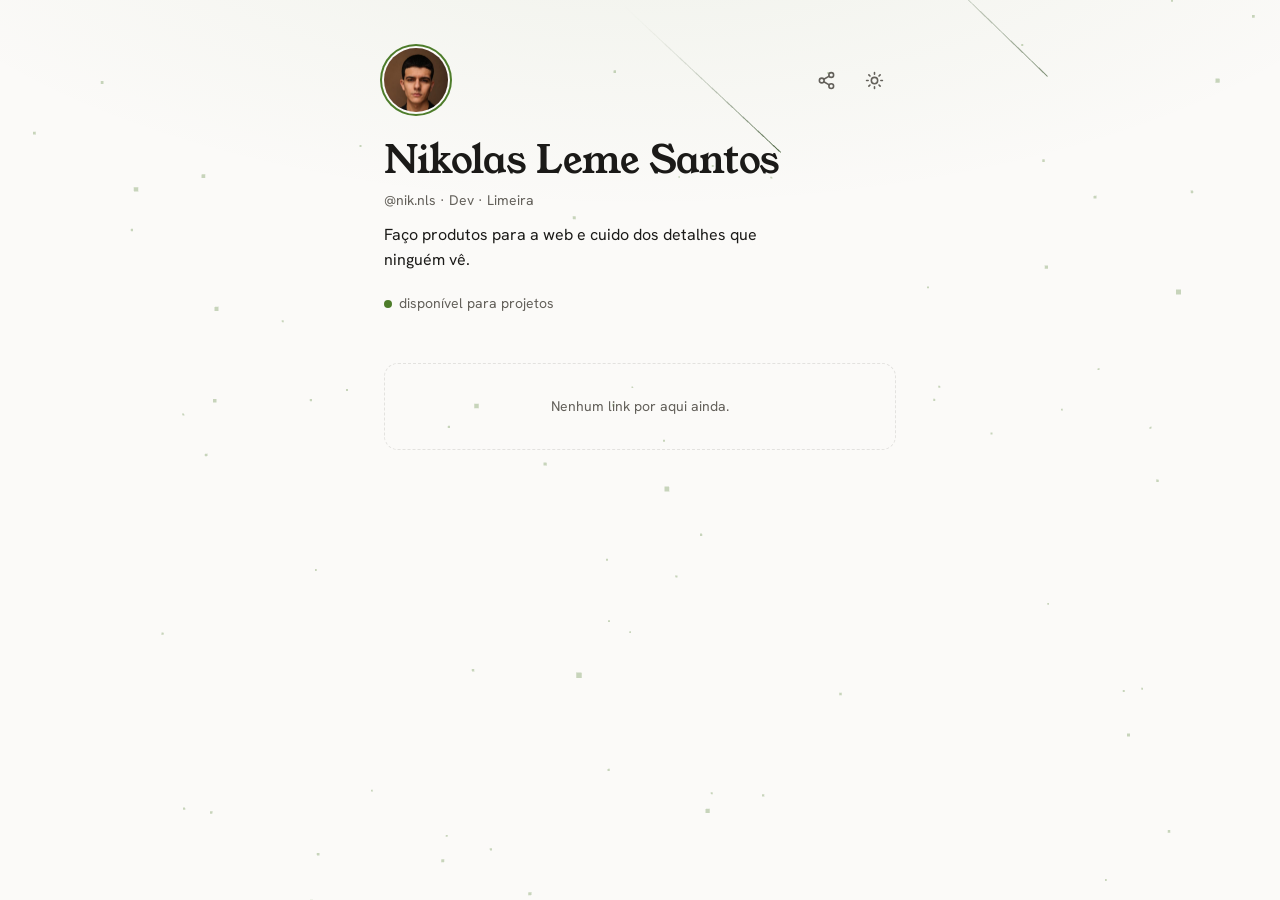
<file: index.html>
<!DOCTYPE html>
<html lang="pt-BR">
<head>
  <meta charset="UTF-8" />
  <meta name="viewport" content="width=device-width, initial-scale=1" />
  <title>Nikolas Leme Santos · Desenvolvedor Web · Links</title>
  <meta name="description" content="Desenvolvedor web em Limeira (SP). Todos os meus links — LinkedIn, GitHub, Instagram e projetos — em um só lugar." />
  <meta name="author" content="Nikolas Leme Santos" />
  <meta name="color-scheme" content="dark light" />
  <meta name="theme-color" content="#0b0b0f" media="(prefers-color-scheme: dark)" />
  <meta name="theme-color" content="#ffffff" media="(prefers-color-scheme: light)" />
  <link rel="icon" type="image/svg+xml" href="assets/favicon.svg" />
  <link rel="canonical" href="https://nikolasleme.com.br/" />

  <!-- preview ao compartilhar (WhatsApp/redes). URLs absolutas no domínio de produção. -->
  <meta property="og:type" content="website" />
  <meta property="og:site_name" content="Nikolas Leme Santos" />
  <meta property="og:locale" content="pt_BR" />
  <meta property="og:title" content="Nikolas Leme Santos · Desenvolvedor Web · Links" />
  <meta property="og:description" content="Todos os meus links — LinkedIn, GitHub, Instagram e projetos — em um só lugar." />
  <meta property="og:url" content="https://nikolasleme.com.br/" />
  <meta property="og:image" content="https://nikolasleme.com.br/assets/foto.jpg" />
  <meta name="twitter:card" content="summary" />
  <meta name="twitter:title" content="Nikolas Leme Santos · Desenvolvedor Web · Links" />
  <meta name="twitter:description" content="Todos os meus links — LinkedIn, GitHub, Instagram e projetos — em um só lugar." />
  <meta name="twitter:image" content="https://nikolasleme.com.br/assets/foto.jpg" />

  <!-- tema inicial: localStorage > preferência do sistema (evita flash) -->
  <script>
    (function () {
      try {
        var t = localStorage.getItem("theme");
        if (!t) t = matchMedia("(prefers-color-scheme: dark)").matches ? "dark" : "light";
        document.documentElement.setAttribute("data-theme", t);
      } catch (e) {}
    })();
  </script>

  <!-- fontes: Young Serif (serif display) + Hanken Grotesk (sans corpo) -->
  <link rel="preconnect" href="https://fonts.googleapis.com" />
  <link rel="preconnect" href="https://fonts.gstatic.com" crossorigin />
  <link href="https://fonts.googleapis.com/css2?family=Young+Serif&family=Hanken+Grotesk:wght@400;500;600&display=swap" rel="stylesheet" />

  <!-- estilos: tokens -> base -> layout -> components -->
  <link rel="stylesheet" href="css/tokens.css" />
  <link rel="stylesheet" href="css/base.css" />
  <link rel="stylesheet" href="css/layout.css" />
  <link rel="stylesheet" href="css/components.css" />

  <!-- fundo 3D ambiente (Three.js vendorizado — funciona offline, como o QR) -->
  <script type="importmap">
    { "imports": { "three": "./vendor/three.module.js" } }
  </script>

  <!-- dados estruturados: identidade (Person) para Google/AI. sameAs = perfis
       canônicos; manter em sincronia com os links de "Redes sociais". -->
  <script type="application/ld+json">
  {
    "@context": "https://schema.org",
    "@type": "ProfilePage",
    "url": "https://nikolasleme.com.br/",
    "mainEntity": {
      "@type": "Person",
      "name": "Nikolas Leme Santos",
      "alternateName": "@nik.nls",
      "jobTitle": "Desenvolvedor Web",
      "description": "Faço produtos para a web e cuido dos detalhes que ninguém vê.",
      "url": "https://nikolasleme.com.br/",
      "image": "https://nikolasleme.com.br/assets/foto.jpg",
      "address": {
        "@type": "PostalAddress",
        "addressLocality": "Limeira",
        "addressRegion": "SP",
        "addressCountry": "BR"
      },
      "sameAs": [
        "https://www.linkedin.com/in/nikolas-santos-184657398",
        "https://github.com/nikk7007",
        "https://www.instagram.com/nik.nls/"
      ]
    }
  }
  </script>
</head>
<body>
  <div class="bg" aria-hidden="true"></div>

  <a class="skip-link" href="#main">Pular para o conteúdo</a>

  <main class="container" id="main">
    <!-- perfil -->
    <header class="profile">
      <div class="profile__top">
        <div class="avatar avatar--photo">
          <img src="assets/foto.jpg" alt="Foto de Nikolas Leme Santos" width="64" height="64" fetchpriority="high" decoding="async" />
        </div>
        <div class="profile__top-actions">
          <button class="icon-btn" id="share-page" type="button" aria-label="Compartilhar esta página">
            <svg xmlns="http://www.w3.org/2000/svg" viewBox="0 0 24 24" fill="none" stroke="currentColor" stroke-width="2" stroke-linecap="round" stroke-linejoin="round"><circle cx="18" cy="5" r="3"/><circle cx="6" cy="12" r="3"/><circle cx="18" cy="19" r="3"/><path d="m8.59 13.51 6.83 3.98M15.41 6.51l-6.83 3.98"/></svg>
          </button>
          <button class="icon-btn theme-toggle" id="theme-toggle" type="button" aria-label="Alternar tema claro/escuro">
            <svg class="ic-sun" xmlns="http://www.w3.org/2000/svg" viewBox="0 0 24 24" fill="none" stroke="currentColor" stroke-width="2" stroke-linecap="round" stroke-linejoin="round"><circle cx="12" cy="12" r="4"/><path d="M12 2v2M12 20v2M4.9 4.9l1.4 1.4M17.7 17.7l1.4 1.4M2 12h2M20 12h2M4.9 19.1l1.4-1.4M17.7 6.3l1.4-1.4"/></svg>
            <svg class="ic-moon" xmlns="http://www.w3.org/2000/svg" viewBox="0 0 24 24" fill="none" stroke="currentColor" stroke-width="2" stroke-linecap="round" stroke-linejoin="round"><path d="M12 3a6 6 0 0 0 9 9 9 9 0 1 1-9-9Z"/></svg>
          </button>
        </div>
      </div>

      <h1 class="profile__name">Nikolas Leme Santos</h1>
      <p class="profile__handle">@nik.nls · Dev · Limeira</p>
      <p class="profile__bio">Faço produtos para a web e cuido dos detalhes que ninguém vê.</p>
      <p class="profile__status"><span class="profile__dot" aria-hidden="true"></span>disponível para projetos</p>
    </header>

    <!-- lista de links (read-only). #cards é populado por JS (api/links.php).
         O <noscript> abaixo é o fallback rastreável por buscadores/IA que não
         executam JS — manter os perfis principais em sincronia com o banco. -->
    <section aria-label="Meus links">
      <ul class="cards" id="cards"></ul>
      <p class="empty" id="empty" hidden>Nenhum link por aqui ainda.</p>
      <noscript>
        <ul class="cards">
          <li><a href="https://www.linkedin.com/in/nikolas-santos-184657398" rel="me noopener">LinkedIn — experiência e network</a></li>
          <li><a href="https://github.com/nikk7007" rel="me noopener">GitHub — meus repositórios e projetos</a></li>
          <li><a href="https://www.instagram.com/nik.nls/" rel="me noopener">Instagram — @nik.nls</a></li>
          <li><a href="https://spin.nikolasleme.com.br" rel="noopener">Spin — veja sua sorte</a></li>
          <li><a href="mailto:nik700789@gmail.com">Email — fale comigo</a></li>
        </ul>
      </noscript>
    </section>
  </main>

  <!-- modal QR (compartilhar link) -->
  <dialog class="qr-modal" id="qr-modal" aria-labelledby="qr-title">
    <div class="qr-modal__head">
      <h2 class="qr-modal__title" id="qr-title">QR code</h2>
      <button class="icon-btn" id="qr-close" type="button" aria-label="Fechar">
        <svg xmlns="http://www.w3.org/2000/svg" viewBox="0 0 24 24" fill="none" stroke="currentColor" stroke-width="2" stroke-linecap="round" stroke-linejoin="round"><path d="M18 6 6 18M6 6l12 12"/></svg>
      </button>
    </div>
    <div class="qr-plate"><div id="qr-canvas"></div></div>
    <p class="qr-modal__url" id="qr-url"></p>
    <div class="qr-modal__actions">
      <!-- fechar já tem 3 saídas (X, backdrop, Esc); o ghost vira "copiar" -->
      <button class="btn btn--ghost" id="qr-copy" type="button">Copiar link</button>
      <button class="btn btn--primary" id="qr-download" type="button">Baixar PNG</button>
    </div>
  </dialog>

  <!-- scripts: vendor -> store -> qr -> ui -> app -->
  <script src="vendor/qr-code-styling.js"></script>
  <script src="js/store.js"></script>
  <script src="js/qr.js"></script>
  <script src="js/ui.js"></script>
  <script src="js/app.js"></script>

  <!-- fundo 3D (módulo independente; falha silenciosa se WebGL indisponível) -->
  <script type="module" src="js/bg3d.js"></script>
</body>
</html>
</file>
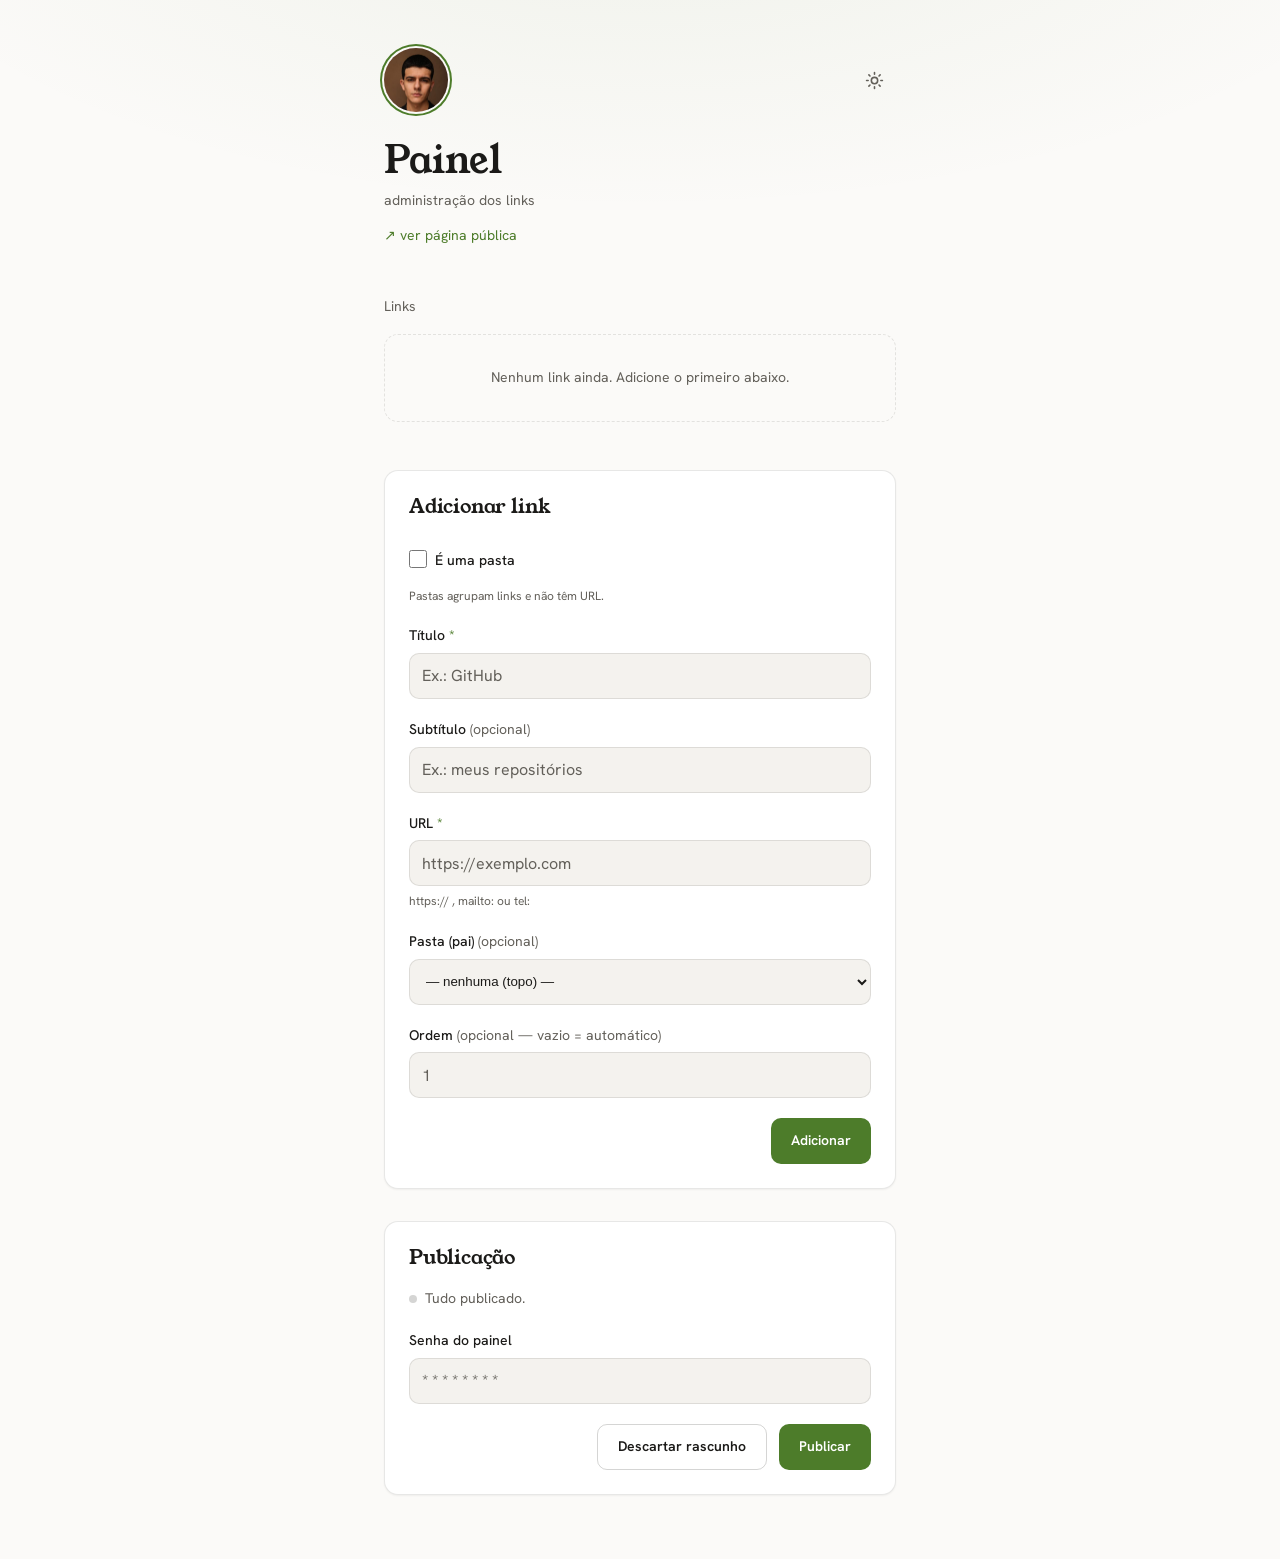
<file: admin/index.html>
<!doctype html>
<html lang="pt-BR">
  <head>
    <meta charset="UTF-8" />
    <meta name="viewport" content="width=device-width, initial-scale=1" />
    <title>Admin — Meus links</title>
    <meta name="robots" content="noindex" />
    <meta name="color-scheme" content="dark light" />
    <link rel="icon" type="image/svg+xml" href="../assets/favicon.svg" />

    <!-- tema inicial: localStorage > preferência do sistema (evita flash) -->
    <script>
      (function () {
        try {
          var t = localStorage.getItem("theme");
          if (!t)
            t = matchMedia("(prefers-color-scheme: dark)").matches
              ? "dark"
              : "light";
          document.documentElement.setAttribute("data-theme", t);
        } catch (e) {}
      })();
    </script>

    <!-- fontes: Young Serif (serif display) + Hanken Grotesk (sans corpo) -->
    <link rel="preconnect" href="https://fonts.googleapis.com" />
    <link rel="preconnect" href="https://fonts.gstatic.com" crossorigin />
    <link
      href="https://fonts.googleapis.com/css2?family=Young+Serif&family=Hanken+Grotesk:wght@400;500;600&display=swap"
      rel="stylesheet"
    />

    <!-- estilos: tokens -> base -> layout -> components -->
    <link rel="stylesheet" href="../css/tokens.css" />
    <link rel="stylesheet" href="../css/base.css" />
    <link rel="stylesheet" href="../css/layout.css" />
    <link rel="stylesheet" href="../css/components.css" />
  </head>
  <body>
    <div class="bg" aria-hidden="true"></div>

    <a class="skip-link" href="#main">Pular para o conteúdo</a>

    <main class="container" id="main">
      <!-- perfil -->
      <header class="profile">
        <div class="profile__top">
          <div class="avatar avatar--photo">
            <img
              src="../assets/foto.jpg"
              alt="Foto de Nikolas Leme Santos"
              width="64"
              height="64"
              decoding="async"
            />
          </div>
          <button
            class="icon-btn theme-toggle"
            id="theme-toggle"
            type="button"
            aria-label="Alternar tema claro/escuro"
          >
            <svg
              class="ic-sun"
              xmlns="http://www.w3.org/2000/svg"
              viewBox="0 0 24 24"
              fill="none"
              stroke="currentColor"
              stroke-width="2"
              stroke-linecap="round"
              stroke-linejoin="round"
            >
              <circle cx="12" cy="12" r="4" />
              <path
                d="M12 2v2M12 20v2M4.9 4.9l1.4 1.4M17.7 17.7l1.4 1.4M2 12h2M20 12h2M4.9 19.1l1.4-1.4M17.7 6.3l1.4-1.4"
              />
            </svg>
            <svg
              class="ic-moon"
              xmlns="http://www.w3.org/2000/svg"
              viewBox="0 0 24 24"
              fill="none"
              stroke="currentColor"
              stroke-width="2"
              stroke-linecap="round"
              stroke-linejoin="round"
            >
              <path d="M12 3a6 6 0 0 0 9 9 9 9 0 1 1-9-9Z" />
            </svg>
          </button>
        </div>

        <h1 class="profile__name">Painel</h1>
        <p class="profile__handle">administração dos links</p>
        <p class="profile__bio">
          <a class="text-link" href="../index.html">↗ ver página pública</a>
        </p>
      </header>

      <!-- lista de links -->
      <section aria-label="Meus links">
        <p class="section-title">Links</p>
        <ul class="cards" id="cards"></ul>
        <p class="empty" id="empty" hidden>
          Nenhum link ainda. Adicione o primeiro abaixo.
        </p>
      </section>

      <!-- formulário adicionar / editar -->
      <section class="form-panel" aria-labelledby="form-title">
        <h2 class="form-panel__title" id="form-title">Adicionar link</h2>
        <form id="card-form" novalidate>
          <div class="field">
            <label class="check">
              <input type="checkbox" id="f-kind" name="kind" />
              <span>É uma pasta</span>
            </label>
            <span class="helper">Pastas agrupam links e não têm URL.</span>
          </div>

          <div class="field">
            <label for="f-title"
              >Título <span class="req" aria-hidden="true">*</span></label
            >
            <input
              class="input"
              id="f-title"
              name="title"
              type="text"
              autocomplete="off"
              required
              aria-describedby="e-title"
              placeholder="Ex.: GitHub"
            />
            <span
              class="error"
              id="e-title"
              role="alert"
              aria-live="polite"
            ></span>
          </div>

          <div class="field">
            <label for="f-subtitle"
              >Subtítulo <span class="opt">(opcional)</span></label
            >
            <input
              class="input"
              id="f-subtitle"
              name="subtitle"
              type="text"
              autocomplete="off"
              placeholder="Ex.: meus repositórios"
            />
          </div>

          <div class="field" id="field-url">
            <label for="f-url"
              >URL <span class="req" aria-hidden="true">*</span></label
            >
            <input
              class="input"
              id="f-url"
              name="url"
              type="url"
              inputmode="url"
              autocomplete="off"
              required
              aria-describedby="e-url url-help"
              placeholder="https://exemplo.com"
            />
            <span class="helper" id="url-help">https:// , mailto: ou tel:</span>
            <span
              class="error"
              id="e-url"
              role="alert"
              aria-live="polite"
            ></span>
          </div>

          <div class="field" id="field-parent">
            <label for="f-parent"
              >Pasta (pai) <span class="opt">(opcional)</span></label
            >
            <select class="input" id="f-parent" name="parent">
              <option value="">— nenhuma (topo) —</option>
            </select>
          </div>

          <div class="field">
            <label for="f-order"
              >Ordem
              <span class="opt">(opcional — vazio = automático)</span></label
            >
            <input
              class="input"
              id="f-order"
              name="order"
              type="number"
              inputmode="numeric"
              min="1"
              step="1"
              aria-describedby="e-order"
              placeholder="1"
            />
            <span
              class="error"
              id="e-order"
              role="alert"
              aria-live="polite"
            ></span>
          </div>

          <div class="form-actions">
            <button class="btn btn--ghost" id="cancel-btn" type="button" hidden>
              Cancelar
            </button>
            <button class="btn btn--primary" id="submit-btn" type="submit">
              Adicionar
            </button>
          </div>
        </form>
      </section>

      <!-- publicação: grava os links no MySQL via api/links.php (sessão por senha) -->
      <section
        class="form-panel publish-panel"
        id="publish-panel"
        aria-labelledby="pub-title"
      >
        <h2 class="form-panel__title" id="pub-title">Publicação</h2>

        <p class="pub-status" id="pub-status">
          <span class="pub-dot" aria-hidden="true"></span>
          <span id="pub-status-text">Tudo publicado.</span>
        </p>

        <div class="field" id="field-pass">
          <label for="f-pass">Senha do painel</label>
          <input
            class="input"
            id="f-pass"
            name="password"
            type="password"
            autocomplete="current-password"
            placeholder="* * * * * * * *"
          />
        </div>
        <p class="helper pub-token-saved" id="sess-active" hidden>
          Sessão ativa.
          <button class="text-link" id="logout-btn" type="button">
            Sair
          </button>
        </p>

        <span class="error" id="e-pub" role="alert" aria-live="polite"></span>

        <div class="form-actions">
          <button class="btn btn--ghost" id="discard-btn" type="button">
            Descartar rascunho
          </button>
          <button class="btn btn--primary" id="publish-btn" type="button">
            Publicar
          </button>
        </div>
      </section>
    </main>

    <!-- modal QR -->
    <dialog class="qr-modal" id="qr-modal" aria-labelledby="qr-title">
      <div class="qr-modal__head">
        <h2 class="qr-modal__title" id="qr-title">QR code</h2>
        <button
          class="icon-btn"
          id="qr-close"
          type="button"
          aria-label="Fechar"
        >
          <svg
            xmlns="http://www.w3.org/2000/svg"
            viewBox="0 0 24 24"
            fill="none"
            stroke="currentColor"
            stroke-width="2"
            stroke-linecap="round"
            stroke-linejoin="round"
          >
            <path d="M18 6 6 18M6 6l12 12" />
          </svg>
        </button>
      </div>
      <div class="qr-plate"><div id="qr-canvas"></div></div>
      <p class="qr-modal__url" id="qr-url"></p>
      <div class="qr-modal__actions">
        <!-- fechar já tem 3 saídas (X, backdrop, Esc); o ghost vira "copiar" -->
        <button class="btn btn--ghost" id="qr-copy" type="button">
          Copiar link
        </button>
        <button class="btn btn--primary" id="qr-download" type="button">
          Baixar PNG
        </button>
      </div>
    </dialog>

    <!-- scripts: vendor -> store -> qr -> ui -> admin -> publish -> app
       (admin.js e publish.js precisam vir ANTES do seed em app.js) -->
    <script src="../vendor/qr-code-styling.js"></script>
    <script src="../js/store.js"></script>
    <script src="../js/qr.js"></script>
    <script src="../js/ui.js"></script>
    <script src="../js/admin.js"></script>
    <script src="../js/publish.js"></script>
    <script src="../js/app.js"></script>
  </body>
</html>
</file>
<file: css/tokens.css>
/* ===========================================================================
   tokens.css — minimal calmo / editorial (fonte: docs/design.md)
   Paleta quente e arejada, 1 accent sóbrio (verde musgo), sombras leves.
   Tema claro = padrão (:root). Tema escuro sereno = [data-theme="dark"].
   =========================================================================== */

:root {
  /* base clara (papel quente) */
  --bg: #FBFAF8;
  --surface: #FFFFFF;       /* card */
  --surface-2: #F4F2EE;     /* inputs / superfície sutil */
  --border: rgba(24, 22, 18, .10);
  --border-strong: rgba(24, 22, 18, .18);

  --text: #1B1A18;
  --text-muted: #63605A;    /* secundário com folga de AA (~5.6–6.3:1), ainda nitidamente muted */

  --accent: #4D7C2A;        /* verde musgo (AA ~4.7:1 sobre claro) */
  --accent-weak: rgba(77, 124, 42, .10);
  --accent-ink: #FFFFFF;
  --focus: rgba(77, 124, 42, .9);
  --wash: rgba(77, 124, 42, .07);   /* cor espalhada (wash radial do fundo) */

  --danger: #B42318;
  --success: #0E7C5A;

  /* QR — placa branca + tinta verde escura (mesmos valores nos dois temas) */
  --qr-plate: #FFFFFF;
  --qr-ink: #4D7C2A;
  --qr-ink-2: #3A6320;

  /* forma / elevação (suave) */
  --radius: 14px;
  --radius-sm: 10px;
  --shadow-1: 0 1px 2px rgba(20, 18, 15, .05);
  --shadow-2: 0 8px 24px rgba(20, 18, 15, .07);

  /* espaçamento (base 4/8) */
  --sp-1: 4px;  --sp-2: 8px;  --sp-3: 12px; --sp-4: 16px;
  --sp-5: 20px; --sp-6: 24px; --sp-8: 32px; --sp-12: 48px; --sp-16: 64px;

  /* tipografia (rem — respeita a preferência de fonte do usuário; base 16px = 1rem) */
  --fs-xs: 0.75rem; --fs-sm: 0.875rem; --fs-base: 1rem; --fs-md: 1.0625rem;
  --fs-lg: 1.25rem; --fs-xl: 1.5rem; --fs-2xl: 2rem; --fs-3xl: 2.75rem;

  /* z-index */
  --z-bg: 0; --z-card-link: 1; --z-card-actions: 2; --z-header: 10; --z-modal: 100;

  /* easing — curvas custom (as nativas são fracas); fonte: animations.dev */
  --ease-out: cubic-bezier(0.22, 0.61, 0.36, 1);   /* entradas e feedback */
  --ease-in-out: cubic-bezier(0.77, 0, 0.175, 1);  /* movimento na tela */
}

/* tema escuro — charcoal sereno (sem brilho, contraste suave) */
[data-theme="dark"] {
  --bg: #16181D;
  --surface: #1D2026;
  --surface-2: #23262D;
  --border: rgba(255, 255, 255, .09);
  --border-strong: rgba(255, 255, 255, .18);

  --text: #E9E8E5;
  --text-muted: #9B9892;

  --accent: #8FBF52;        /* verde musgo mais claro p/ ler no charcoal */
  --accent-weak: rgba(143, 191, 82, .16);
  --accent-ink: #0C1A05;
  --focus: rgba(143, 191, 82, .9);
  --wash: rgba(143, 191, 82, .08);

  --danger: #F87171;
  --success: #34D399;

  --shadow-1: 0 1px 2px rgba(0, 0, 0, .30);
  --shadow-2: 0 10px 28px rgba(0, 0, 0, .40);

  /* QR — placa segue branca nos dois temas (escaneável em qualquer leitor);
     no dark só a moldura é suavizada (ver .qr-plate em components.css) */
}
</file>
<file: css/base.css>
/* ===========================================================================
   base.css — reset + tipografia (Fraunces serif display + Hanken Grotesk sans)
   =========================================================================== */

*,
*::before,
*::after {
  box-sizing: border-box;
}
* {
  margin: 0;
}
*::selection {
  background-color: var(--accent-weak);
}
html {
  -webkit-text-size-adjust: 100%;
}

body {
  min-height: 100dvh;
  font-family:
    "Hanken Grotesk",
    system-ui,
    -apple-system,
    sans-serif;
  font-size: var(--fs-base);
  line-height: 1.55;
  color: var(--text);
  background: var(--bg);
  -webkit-font-smoothing: antialiased;
  text-rendering: optimizeLegibility;
}

h1,
h2,
h3 {
  font-family: "Young Serif", Georgia, serif;
  font-weight: 400; /* Young Serif só tem 400 — evita bold sintético */
  line-height: 1.1;
  letter-spacing: -0.01em;
}

/* o atributo [hidden] deve sempre vencer regras de display (.field/.btn usam flex) */
[hidden] {
  display: none !important;
}

a {
  color: inherit;
  text-decoration: none;
}
button {
  font: inherit;
  color: inherit;
  background: none;
  border: none;
  cursor: pointer;
}
input {
  font: inherit;
  color: inherit;
}
img {
  display: block;
  max-width: 100%;
}
ul {
  list-style: none;
  padding: 0;
}

.tabular {
  font-variant-numeric: tabular-nums;
}

/* foco visível — discreto mas claro, nunca removido */
:where(a, button, input, [tabindex]):focus-visible {
  outline: 2px solid var(--focus);
  outline-offset: 2px;
  border-radius: var(--radius-sm);
}

/* pular para o conteúdo */
.skip-link {
  position: absolute;
  left: 8px;
  top: -56px;
  z-index: var(--z-modal);
  padding: 8px 14px;
  background: var(--accent);
  color: var(--accent-ink);
  border-radius: var(--radius-sm);
  font-size: var(--fs-sm);
  font-weight: 600;
  transition: top 150ms ease-out;
}
.skip-link:focus {
  top: 8px;
}

.visually-hidden {
  position: absolute;
  width: 1px;
  height: 1px;
  padding: 0;
  margin: -1px;
  overflow: hidden;
  clip: rect(0 0 0 0);
  white-space: nowrap;
  border: 0;
}

/* entrada suave (usada por header e cards, com stagger) */
@keyframes riseIn {
  from {
    opacity: 0;
    transform: translateY(10px);
  }
  to {
    opacity: 1;
    transform: none;
  }
}

/* troca de tema: fade suave em TODA a página, só durante a troca.
   A classe .theme-anim é posta no <html> no clique e removida após o fade
   (app.js) — assim não anima no load nem deixa os hovers lentos. */
@media (prefers-reduced-motion: no-preference) {
  .theme-anim,
  .theme-anim *,
  .theme-anim *::before,
  .theme-anim *::after {
    transition:
      background-color 350ms ease,
      border-color 350ms ease,
      color 350ms ease,
      fill 350ms ease,
      stroke 350ms ease,
      box-shadow 350ms ease !important;
  }
}

@media (prefers-reduced-motion: reduce) {
  *,
  *::before,
  *::after {
    animation-duration: 0.001ms !important;
    animation-iteration-count: 1 !important;
    transition-duration: 0.001ms !important;
    scroll-behavior: auto !important;
  }
}
</file>
<file: css/layout.css>
/* ===========================================================================
   layout.css — fundo liso, container arejado, header calmo
   =========================================================================== */

.bg {
  position: fixed;
  inset: 0;
  z-index: var(--z-bg);
  pointer-events: none;
  /* cor espalhada: wash radial bem sutil do accent, vindo do topo */
  background:
    radial-gradient(115% 70% at 50% -15%, var(--wash), transparent 55%),
    var(--bg);
  transition: background-color 350ms ease;
}

.container {
  position: relative;
  z-index: 1;
  width: 100%;
  max-width: 560px;
  margin: 0 auto;
  padding: var(--sp-12) var(--sp-5) var(--sp-16);
  min-height: 100dvh;
}
@media (min-width: 768px) {
  .container {
    padding-inline: var(--sp-6);
  }
}

/* header / perfil — calmo, alinhado à esquerda */
.profile {
  display: flex;
  flex-direction: column;
  align-items: flex-start;
  gap: var(--sp-2);
  padding-bottom: var(--sp-12);
  animation: riseIn 550ms cubic-bezier(0.22, 0.61, 0.36, 1) both;
}
.profile__top {
  display: flex;
  align-items: center;
  justify-content: space-between;
  width: 100%;
  margin-bottom: var(--sp-5);
}
.profile__top-actions {
  display: flex;
  align-items: center;
  gap: var(--sp-1);
}

.avatar {
  display: grid;
  place-items: center;
  width: 64px;
  height: 64px;
  border-radius: 50%;
  overflow: hidden;
  background: var(--surface-2);
  border: 1px solid var(--border);
  color: var(--accent);
  font-family: "Young Serif", serif;
  font-size: var(--fs-xl);
  font-weight: 400;
  transition:
    background-color 350ms ease,
    color 350ms ease,
    transform 250ms ease;
}
.avatar:hover {
  transform: rotate(-4deg);
}

/* avatar com foto: sem borda + anel accent fino com respiro (parcimônia: 1 accent) */
.avatar--photo {
  border: none;
  box-shadow:
    0 0 0 2px var(--bg),
    0 0 0 4px var(--accent);
}
.avatar img {
  width: 100%;
  height: 100%;
  object-fit: cover;
}

/* Young Serif tem x-height alto e "pesa" mais: tamanho reduzido vs. a serif antiga */
.profile__name {
  font-size: clamp(1.625rem, 7vw, 2.375rem);
}
.profile__handle {
  font-size: var(--fs-sm);
  color: var(--text-muted);
}
/* bio = a voz da página: tom de texto cheio (contraste + ênfase), não muted */
.profile__bio {
  font-size: var(--fs-base);
  color: var(--text);
  max-width: 46ch;
  margin-top: var(--sp-1);
}

/* sinal de presença — pontinho accent + rótulo textual (estado não só por cor) */
.profile__status {
  display: inline-flex;
  align-items: center;
  gap: 7px;
  margin-top: var(--sp-3);
  font-size: var(--fs-sm);
  color: var(--text-muted);
}
.profile__dot {
  flex: none;
  width: 8px;
  height: 8px;
  border-radius: 50%;
  background: var(--accent);
  animation: dotPulse 2.4s ease-out infinite;
}
@keyframes dotPulse {
  0% {
    box-shadow: 0 0 0 0 var(--accent-weak);
  }
  70% {
    box-shadow: 0 0 0 7px transparent;
  }
  100% {
    box-shadow: 0 0 0 0 transparent;
  }
}

/* rótulo de seção — discreto */
.section-title {
  font-size: var(--fs-sm);
  color: var(--text-muted);
  margin-bottom: var(--sp-4);
}

.form-panel {
  margin-top: var(--sp-12);
}
</file>
<file: css/components.css>
/* ===========================================================================
   components.css — cards suaves, formulário, botões, modal de QR, theme toggle
   Direção: minimal calmo (sem ruído).
   =========================================================================== */

/* ---------- ícone-botão ---------- */
.icon-btn {
  display: inline-flex;
  align-items: center;
  justify-content: center;
  width: 44px;
  height: 44px;
  border-radius: var(--radius-sm);
  color: var(--text-muted);
  transition:
    background 160ms ease,
    color 160ms ease,
    transform 140ms var(--ease-out);
}
.icon-btn:hover {
  background: var(--surface-2);
  color: var(--text);
}
/* feedback de toque: o botão "afunda" de leve ao ser pressionado */
.icon-btn:active {
  transform: scale(0.9);
}
.icon-btn svg {
  width: 19px;
  height: 19px;
}

/* graça no toggle de tema: o ícone gira de leve no hover */
.theme-toggle svg {
  transition: transform 400ms cubic-bezier(0.22, 0.61, 0.36, 1);
}
.theme-toggle:hover svg {
  transform: rotate(35deg);
}

/* theme toggle (mostra ícone conforme o tema) */
.theme-toggle .ic-moon {
  display: none;
}
[data-theme="dark"] .theme-toggle .ic-sun {
  display: none;
}
[data-theme="dark"] .theme-toggle .ic-moon {
  display: inline-flex;
}

/* ---------- lista de cards (suaves) ---------- */
.cards {
  display: flex;
  flex-direction: column;
  gap: var(--sp-3);
}

.card {
  position: relative;
  display: flex;
  align-items: center;
  gap: var(--sp-4);
  padding: var(--sp-4) var(--sp-5);
  background: var(--surface);
  border: 1px solid var(--border);
  border-radius: var(--radius);
  box-shadow: var(--shadow-1);
  transition:
    transform 200ms ease,
    box-shadow 200ms ease,
    border-color 200ms ease,
    background-color 350ms ease;
  animation: riseIn 500ms cubic-bezier(0.22, 0.61, 0.36, 1) both;
}
.card:hover,
.card:focus-within {
  transform: translateY(-2px);
  border-color: var(--border-strong);
  box-shadow: var(--shadow-2);
}
/* pressionar o card (link inteiro) o afunda de leve — confirma o toque */
.card:active {
  transform: scale(0.985);
  transition-duration: 120ms;
}

.card__order {
  flex: none;
  width: 1.6em;
  font-size: var(--fs-sm);
  color: var(--text-muted);
  font-variant-numeric: tabular-nums;
  transition: color 200ms ease;
}
.card:hover .card__order,
.card:focus-within .card__order {
  color: var(--accent);
}

.card__body {
  flex: 1;
  min-width: 0;
}
.card__link {
  display: block;
}
/* stretched link: card inteiro vira alvo de toque */
.card__link::after {
  content: "";
  position: absolute;
  inset: 0;
  z-index: var(--z-card-link);
}
.card__title {
  display: inline-block;
  font-weight: 600;
  font-size: var(--fs-md);
  /* sublinhado teal que cresce no hover */
  background-image: linear-gradient(var(--accent), var(--accent));
  background-repeat: no-repeat;
  background-position: 0 100%;
  background-size: 0% 1.5px;
  transition: background-size 280ms ease;
}
.card:hover .card__title,
.card:focus-within .card__title {
  background-size: 100% 1.5px;
}
.card__subtitle {
  display: block;
  margin-top: 1px;
  font-size: var(--fs-sm);
  color: var(--text-muted);
  overflow: hidden;
  text-overflow: ellipsis;
  white-space: nowrap;
}

/* seta (afordância principal, discreta) */
.card__arrow {
  flex: none;
  display: flex;
  color: var(--text-muted);
  transition:
    transform 200ms ease,
    color 200ms ease;
}
.card__arrow svg {
  width: 18px;
  height: 18px;
}
.card:hover .card__arrow,
.card:focus-within .card__arrow {
  color: var(--accent);
  transform: translateX(3px);
}

/* ações (acima do stretched link) — discretas */
.card__actions {
  position: relative;
  z-index: var(--z-card-actions);
  display: flex;
  gap: 2px;
  flex: none;
}
.card__actions .icon-btn:hover {
  color: var(--accent);
  background: var(--accent-weak);
}
.card__actions .icon-btn--danger:hover {
  color: var(--danger);
  background: transparent;
}

/* ---------- card em destaque ("comece por aqui") ---------- */
/* 1 accent com parcimônia: leve wash + borda accent + selo textual (não só cor) */
.card--featured {
  background: var(--accent-weak);
  border-color: var(--accent);
}
.card--featured:hover,
.card--featured:focus-within {
  border-color: var(--accent);
}
.card--featured .card__title {
  font-size: var(--fs-lg);
}
/* selo: estrela + rótulo, acima do título (estado por texto, não só cor) */
.card__badge {
  display: inline-flex;
  align-items: center;
  gap: 5px;
  margin-bottom: 2px;
  font-size: var(--fs-xs);
  font-weight: 600;
  letter-spacing: 0.01em;
  color: var(--accent);
}
.card__badge svg {
  width: 13px;
  height: 13px;
}
/* estrela de favorito (admin): ativa = accent + preenchida */
.card__actions .icon-btn--star.is-active {
  color: var(--accent);
}
.card__actions .icon-btn--star.is-active svg {
  fill: currentColor;
}

/* ---------- pasta (accordion) ---------- */
.folder {
  background: var(--surface);
  border: 1px solid var(--border);
  border-radius: var(--radius);
  box-shadow: var(--shadow-1);
  transition:
    border-color 200ms ease,
    box-shadow 200ms ease,
    background-color 350ms ease;
  animation: riseIn 500ms cubic-bezier(0.22, 0.61, 0.36, 1) both;
}
.folder.is-open {
  border-color: var(--border-strong);
  box-shadow: var(--shadow-2);
}

.folder__row {
  display: flex;
  align-items: center;
  gap: var(--sp-2);
}

/* cabeçalho é um <button> real (disclosure); ocupa a maior parte da linha */
.folder__head {
  flex: 1;
  min-width: 0;
  display: flex;
  align-items: center;
  gap: var(--sp-4);
  min-height: 56px;
  padding: var(--sp-4) var(--sp-5);
  text-align: left;
  color: var(--text);
  border-radius: var(--radius);
}
.folder__icon {
  display: flex;
  flex: none;
  color: var(--accent);
}
.folder__icon svg {
  width: 18px;
  height: 18px;
}
.folder__body {
  flex: 1;
  min-width: 0;
}
.folder__title {
  display: block;
  font-weight: 600;
  font-size: var(--fs-md);
}
.folder__subtitle {
  display: block;
  margin-top: 1px;
  font-size: var(--fs-sm);
  color: var(--text-muted);
  overflow: hidden;
  text-overflow: ellipsis;
  white-space: nowrap;
}
/* contagem de links na pasta — pista discreta do conteúdo (recognition) */
.folder__count {
  flex: none;
  font-size: var(--fs-xs);
  color: var(--text-muted);
  font-variant-numeric: tabular-nums;
}
.folder__chevron {
  flex: none;
  display: flex;
  color: var(--text-muted);
  transition:
    transform 220ms ease,
    color 220ms ease;
}
.folder__chevron svg {
  width: 20px;
  height: 20px;
}
.folder.is-open .folder__chevron {
  transform: rotate(180deg);
  color: var(--accent);
}
.folder__head:hover .folder__chevron {
  color: var(--accent);
}

.folder__actions {
  display: flex;
  gap: 2px;
  flex: none;
  padding-right: var(--sp-3);
}
.folder__actions .icon-btn:hover {
  color: var(--accent);
  background: var(--accent-weak);
}
.folder__actions .icon-btn--danger:hover {
  color: var(--danger);
  background: transparent;
}

/* painel: expande suave sem saber a altura (grid 0fr -> 1fr) */
.folder__panel {
  display: grid;
  grid-template-rows: 0fr;
  transition: grid-template-rows 240ms ease;
}
.folder.is-open .folder__panel {
  grid-template-rows: 1fr;
}
.folder__panel-inner {
  overflow: hidden;
}

/* filhos: leve recuo + gap menor; cards mais discretos (hierarquia) */
.folder__children {
  display: flex;
  flex-direction: column;
  gap: var(--sp-2);
  padding: 0 var(--sp-4) var(--sp-4) var(--sp-6);
}
.folder__children .card {
  box-shadow: none;
  background: var(--surface-2);
}
.folder__children .card:hover,
.folder__children .card:focus-within {
  box-shadow: var(--shadow-1);
}
.folder__empty {
  padding: var(--sp-2) 0 var(--sp-4);
  font-size: var(--fs-sm);
  color: var(--text-muted);
}

/* link de texto discreto (ex.: voltar à página pública no admin) */
.text-link {
  color: var(--accent);
  font-size: var(--fs-sm);
  border-bottom: 1px solid transparent;
  transition: border-color 160ms ease;
}
.text-link:hover {
  border-color: var(--accent);
}

/* ---------- estado vazio ---------- */
.empty {
  text-align: center;
  color: var(--text-muted);
  font-size: var(--fs-sm);
  padding: var(--sp-8) var(--sp-4);
  border: 1px dashed var(--border);
  border-radius: var(--radius);
}

/* ---------- formulário ---------- */
.form-panel {
  padding: var(--sp-6);
  background: var(--surface);
  border: 1px solid var(--border);
  border-radius: var(--radius);
  box-shadow: var(--shadow-1);
  transition:
    background-color 350ms ease,
    border-color 350ms ease;
}
.form-panel__title {
  font-size: var(--fs-lg);
  margin-bottom: var(--sp-5);
}

.field {
  display: flex;
  flex-direction: column;
  gap: 6px;
  margin-bottom: var(--sp-5);
}
.field > label {
  font-size: var(--fs-sm);
  font-weight: 500;
}

/* checkbox "É uma pasta" */
.check {
  display: inline-flex;
  align-items: center;
  gap: var(--sp-2);
  min-height: 44px;
  cursor: pointer;
  font-size: var(--fs-sm);
  font-weight: 500;
  line-height: 1;
}
.check input {
  width: 18px;
  height: 18px;
  margin: 0;
  accent-color: var(--accent);
  cursor: pointer;
}
.check span {
  padding-top: 2px;
}
.field .req {
  color: var(--accent);
}
.field .opt {
  color: var(--text-muted);
  font-weight: 400;
}

.input {
  height: 46px;
  padding: 0 var(--sp-3);
  background: var(--surface-2);
  border: 1px solid var(--border);
  border-radius: var(--radius-sm);
  color: var(--text);
  transition:
    border-color 160ms ease,
    box-shadow 160ms ease,
    background-color 350ms ease;
}
.input::placeholder {
  color: var(--text-muted);
}
.input:focus {
  outline: none;
  border-color: var(--accent);
  box-shadow: 0 0 0 3px var(--accent-weak);
}
.input[aria-invalid="true"] {
  border-color: var(--danger);
}

.helper {
  font-size: var(--fs-xs);
  color: var(--text-muted);
}

.error {
  display: none;
  align-items: center;
  gap: 6px;
  font-size: var(--fs-xs);
  color: var(--danger);
}
.error.is-visible {
  display: flex;
}
.error svg {
  width: 14px;
  height: 14px;
  flex: none;
}

.form-actions {
  display: flex;
  justify-content: flex-end;
  gap: var(--sp-3);
  margin-top: var(--sp-2);
}

/* ---------- botões ---------- */
.btn {
  display: inline-flex;
  align-items: center;
  justify-content: center;
  gap: 8px;
  min-height: 46px;
  padding: 0 var(--sp-5);
  border-radius: var(--radius-sm);
  font-weight: 600;
  font-size: var(--fs-sm);
  transition:
    background 160ms ease,
    border-color 160ms ease,
    opacity 160ms ease,
    transform 160ms var(--ease-out);
}
.btn:hover:not(:disabled) {
  transform: translateY(-1px);
}
.btn:active:not(:disabled) {
  transform: scale(0.97);
}
.btn:disabled {
  opacity: 0.55;
  cursor: not-allowed;
}

.btn--primary {
  background: var(--accent);
  color: var(--accent-ink);
}
.btn--primary:hover:not(:disabled) {
  filter: brightness(0.95);
}
.btn--primary.is-success {
  background: var(--success);
}

.btn--ghost {
  background: transparent;
  border: 1px solid var(--border-strong);
  color: var(--text);
}
.btn--ghost:hover {
  background: var(--surface-2);
}
.btn--ghost.is-success {
  border-color: var(--success);
  color: var(--success);
}

/* ---------- painel de publicação (admin) ---------- */
.publish-panel {
  margin-top: var(--sp-8);
}
/* status: ponto + frase — quieto quando publicado, accent quando há pendência */
.pub-status {
  display: flex;
  align-items: center;
  gap: 8px;
  margin-bottom: var(--sp-5);
  font-size: var(--fs-sm);
  color: var(--text-muted);
}
.pub-status .pub-dot {
  width: 8px;
  height: 8px;
  border-radius: 50%;
  background: var(--border-strong);
  transition: background-color 200ms ease;
}
.pub-status.is-dirty {
  color: var(--text);
}
.pub-status.is-dirty .pub-dot {
  background: var(--accent);
}
.pub-token-saved {
  margin-bottom: var(--sp-5);
}

/* ---------- modal QR ---------- */
.qr-modal {
  margin: auto;
  width: min(92vw, 360px);
  padding: var(--sp-6);
  background: var(--surface);
  color: var(--text);
  border: 1px solid var(--border);
  border-radius: var(--radius);
  box-shadow: var(--shadow-2);
}
.qr-modal::backdrop {
  background: rgba(16, 18, 22, 0.45);
}
.qr-modal[open] {
  animation: modalIn 180ms var(--ease-out);
}
/* backdrop entra junto com um fade — entrada coesa (não some seco) */
.qr-modal[open]::backdrop {
  animation: backdropIn 180ms ease-out;
}
@keyframes backdropIn {
  from { opacity: 0; }
  to   { opacity: 1; }
}
@keyframes modalIn {
  from {
    opacity: 0;
    transform: translateY(8px);
  }
  to {
    opacity: 1;
    transform: none;
  }
}

.qr-modal__head {
  display: flex;
  align-items: center;
  justify-content: space-between;
  gap: var(--sp-2);
}
.qr-modal__title {
  font-size: var(--fs-lg);
}

.qr-plate {
  background: var(--qr-plate);
  border: 1px solid var(--border);
  border-radius: var(--radius-sm);
  padding: var(--sp-4);
  margin: var(--sp-4) 0;
  display: grid;
  place-items: center;
}
.qr-plate canvas,
.qr-plate img {
  display: block;
  border-radius: 6px; /* casa os cantos do QR com a placa */
}

/* dark: placa segue branca (escaneável), mas a moldura é suavizada — um
   passe-partout em tom charcoal + sombra macia, pra não bater de chapa no fundo */
[data-theme="dark"] .qr-plate {
  border-color: transparent;
  box-shadow:
    0 0 0 6px var(--surface-2),
    0 8px 22px rgba(0, 0, 0, 0.45);
}

.qr-modal__url {
  font-size: var(--fs-xs);
  color: var(--text-muted);
  text-align: center;
  word-break: break-all;
}
.qr-modal__actions {
  display: flex;
  gap: var(--sp-3);
  margin-top: var(--sp-4);
}
.qr-modal__actions .btn {
  flex: 1;
}
</file>
